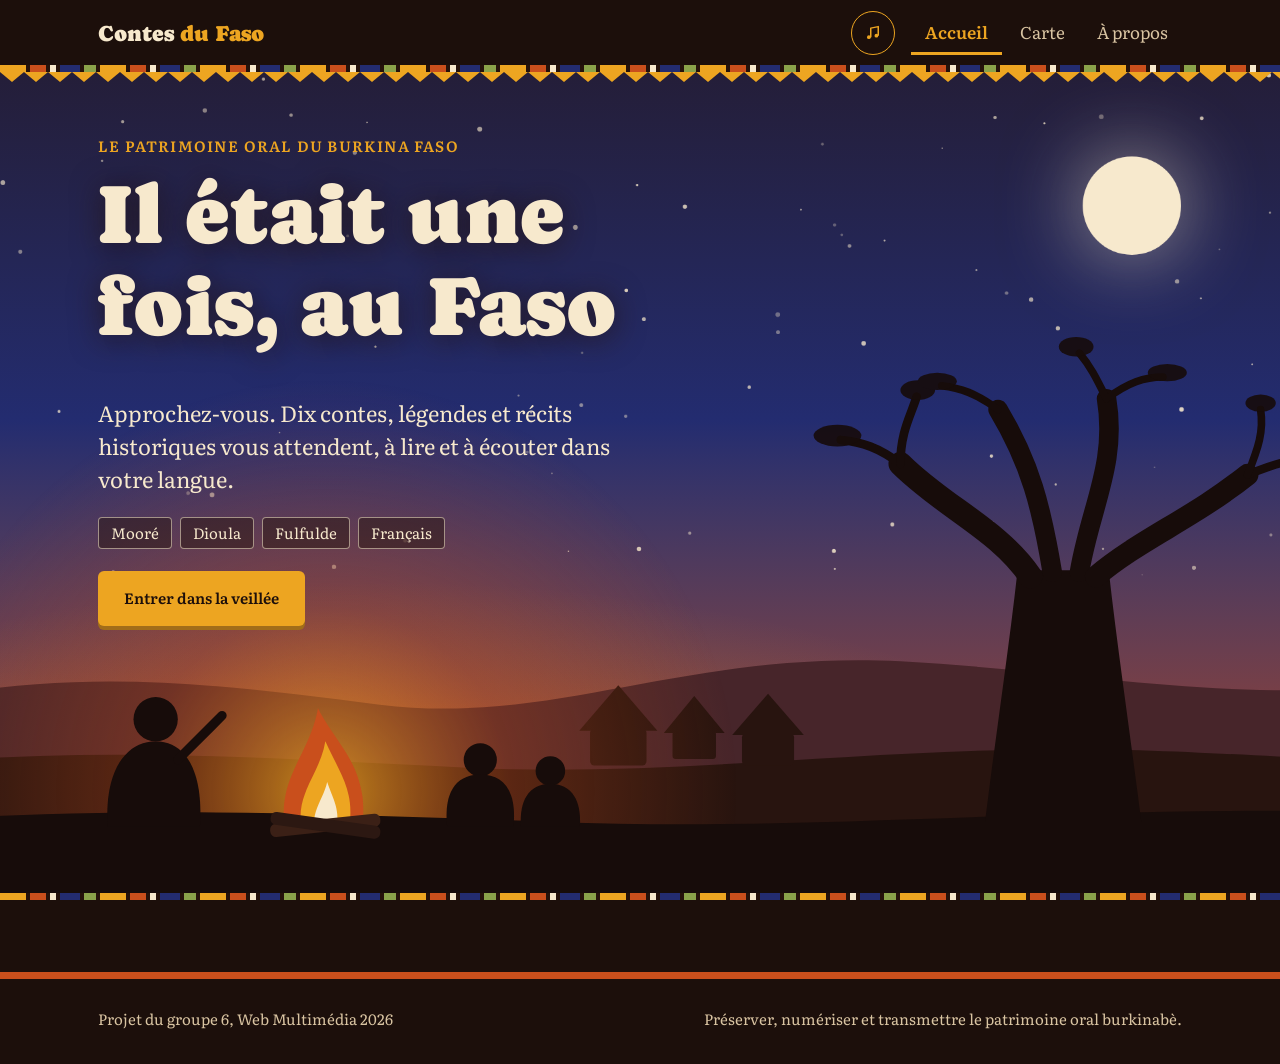
<file: index.html>
<!doctype html>
<html lang="fr">
<head>
  <meta charset="utf-8">
  <meta name="viewport" content="width=device-width, initial-scale=1, viewport-fit=cover">
  <title>Contes du Faso - Contes et légendes du Burkina Faso</title>
  <meta name="description" content="Parcourez le Burkina Faso sur une carte interactive et écoutez ses contes, légendes et récits historiques en mooré, dioula, fulfulde et français.">
  <link rel="icon" href="assets/icones/favicon.svg" type="image/svg+xml">
  <link rel="preconnect" href="https://fonts.googleapis.com">
  <link rel="preconnect" href="https://fonts.gstatic.com" crossorigin>
  <link href="https://fonts.googleapis.com/css2?family=Caprasimo&family=Literata:ital,opsz,wght@0,7..72,400;0,7..72,600;1,7..72,400&display=swap" rel="stylesheet">
  <link rel="stylesheet" href="css/style.css">
  <link rel="stylesheet" href="css/accueil.css">
</head>
<body>
  <header id="entete"></header>

  <main>
    <!-- Scène d'ouverture : la veillée sous le baobab -->
    <section class="hero" aria-labelledby="titre-hero">
      <div class="ciel" aria-hidden="true">
        <svg class="calque calque-etoiles" data-profondeur="6" viewBox="0 0 1440 600" preserveAspectRatio="xMidYMin slice">
          <g id="etoiles"></g>
          <circle class="lune" cx="1060" cy="120" r="34"/>
        </svg>

        <svg class="calque" data-profondeur="12" viewBox="0 0 1440 800" preserveAspectRatio="xMidYMax slice"><g transform="translate(0 200)">
          <path fill="#47252a" d="M0 430 C180 380 320 400 480 420 C640 440 760 370 960 380 C1140 390 1260 420 1440 400 V600 H0Z"/>
        </g></svg>

        <svg class="calque" data-profondeur="22" viewBox="0 0 1440 800" preserveAspectRatio="xMidYMax slice"><g transform="translate(0 200)">
          <g fill="#28140f">
            <path d="M0 480 C200 455 380 470 560 478 C760 488 960 455 1180 462 C1300 466 1380 474 1440 470 V600 H0Z"/>
            <!-- Cases rondes du village -->
            <g transform="translate(700 476)"><rect x="-26" y="-34" width="52" height="34" rx="4"/><path d="M-36 -32 L0 -74 L36 -32Z"/></g>
            <g transform="translate(770 470)"><rect x="-20" y="-26" width="40" height="26" rx="3"/><path d="M-28 -24 L0 -58 L28 -24Z"/></g>
            <g transform="translate(838 476)"><rect x="-24" y="-30" width="48" height="30" rx="4"/><path d="M-33 -28 L0 -66 L33 -28Z"/></g>
          </g>
        </g></svg>

        <svg class="calque calque-avant" data-profondeur="36" viewBox="0 0 1440 800" preserveAspectRatio="xMidYMax slice"><g transform="translate(0 200)">
          <defs>
            <radialGradient id="lueur" cx="0.5" cy="0.5" r="0.5">
              <stop offset="0" stop-color="#eda521" stop-opacity="0.8"/>
              <stop offset="0.45" stop-color="#c94f1c" stop-opacity="0.32"/>
              <stop offset="1" stop-color="#c94f1c" stop-opacity="0"/>
            </radialGradient>
          </defs>
          <circle class="lueur veillee" cx="430" cy="500" r="380" fill="url(#lueur)"/>
          <path fill="#170c0a" d="M0 530 C240 512 420 520 640 528 C900 538 1120 510 1440 520 V600 H0Z"/>

          <!-- Baobab -->
          <g transform="translate(1110 528)" fill="#170c0a" stroke="#170c0a" stroke-linecap="round">
            <path stroke="none" d="M-72 0 C-62 -80 -50 -160 -42 -232 L42 -232 C50 -160 62 -80 72 0Z"/>
            <g fill="none">
              <path stroke-width="22" d="M-30 -226 C-60 -270 -110 -290 -150 -330"/>
              <path stroke-width="18" d="M-10 -230 C-20 -290 -30 -330 -60 -380"/>
              <path stroke-width="18" d="M15 -230 C25 -290 50 -330 40 -390"/>
              <path stroke-width="20" d="M30 -226 C70 -260 120 -280 170 -320"/>
              <path stroke-width="8" d="M-150 -330 C-170 -345 -185 -350 -205 -352"/>
              <path stroke-width="8" d="M-150 -330 C-150 -360 -140 -375 -135 -392"/>
              <path stroke-width="7" d="M-60 -380 C-80 -395 -95 -400 -112 -402"/>
              <path stroke-width="7" d="M40 -390 C30 -410 25 -420 15 -432"/>
              <path stroke-width="7" d="M40 -390 C60 -405 75 -410 92 -410"/>
              <path stroke-width="8" d="M170 -320 C195 -330 210 -335 232 -334"/>
              <path stroke-width="7" d="M170 -320 C180 -345 185 -360 182 -380"/>
            </g>
            <g stroke="none" opacity="0.9">
              <ellipse cx="-208" cy="-356" rx="22" ry="10"/>
              <ellipse cx="-134" cy="-398" rx="16" ry="9"/>
              <ellipse cx="-116" cy="-406" rx="18" ry="8"/>
              <ellipse cx="12" cy="-438" rx="16" ry="9"/>
              <ellipse cx="96" cy="-414" rx="18" ry="8"/>
              <ellipse cx="238" cy="-338" rx="22" ry="10"/>
              <ellipse cx="182" cy="-386" rx="14" ry="8"/>
            </g>
          </g>

          <!-- Le feu et les auditeurs -->
          <g class="veillee" transform="translate(430 532) scale(1.7)">
            <g class="feu">
              <path class="flamme f1" fill="#c94f1c" d="M-22 0 C-26 -26 -8 -40 -4 -64 C6 -44 24 -32 20 0Z"/>
              <path class="flamme f2" fill="#eda521" d="M-13 0 C-16 -18 -3 -28 0 -46 C7 -30 16 -20 13 0Z"/>
              <path class="flamme f3" fill="#f7e9cd" d="M-6 0 C-7 -9 -1 -15 1 -24 C4 -15 8 -9 6 0Z"/>
            </g>
            <rect x="-30" y="-4" width="60" height="7" rx="3" fill="#3b2016" transform="rotate(-6)"/>
            <rect x="-30" y="-4" width="60" height="7" rx="3" fill="#2c1812" transform="rotate(8)"/>
            <g class="etincelles" fill="#eda521">
              <circle cx="-4" cy="-50" r="2"/>
              <circle cx="6" cy="-56" r="1.6"/>
              <circle cx="0" cy="-48" r="1.4"/>
              <circle cx="-8" cy="-54" r="1.2"/>
            </g>
            <!-- Le conteur et deux enfants -->
            <g fill="#170c0a">
              <circle cx="-92" cy="-58" r="12"/>
              <path d="M-118 0 C-120 -30 -108 -46 -92 -46 C-76 -46 -66 -30 -68 0Z"/>
              <path d="M-80 -36 L-56 -60" stroke="#170c0a" stroke-width="5" stroke-linecap="round"/>
              <circle cx="84" cy="-36" r="9"/>
              <path d="M66 0 C64 -20 72 -28 84 -28 C96 -28 104 -20 102 0Z"/>
              <circle cx="122" cy="-30" r="8"/>
              <path d="M106 0 C105 -16 112 -23 122 -23 C132 -23 139 -16 138 0Z"/>
            </g>
          </g>
        </g></svg>
      </div>

      <div class="conteneur hero-texte">
        <p class="hero-surtitre">Le patrimoine oral du Burkina Faso</p>
        <h1 id="titre-hero">Il était une fois, au Faso</h1>
        <p>Approchez-vous. Dix contes, légendes et récits historiques vous attendent, à lire et à écouter dans votre langue.</p>
        <ul class="hero-langues" aria-label="Langues des récits">
          <li>Mooré</li><li>Dioula</li><li>Fulfulde</li><li>Français</li>
        </ul>
        <div class="hero-actions">
          <a class="bouton" href="carte.html">Entrer dans la veillée</a>
        </div>
      </div>
      <div class="bande-tissee hero-bande" aria-hidden="true"></div>
    </section>
  </main>

  <footer id="pied"></footer>

  <script src="js/app.js"></script>
  <script src="js/accueil.js"></script>
</body>
</html>
</file>
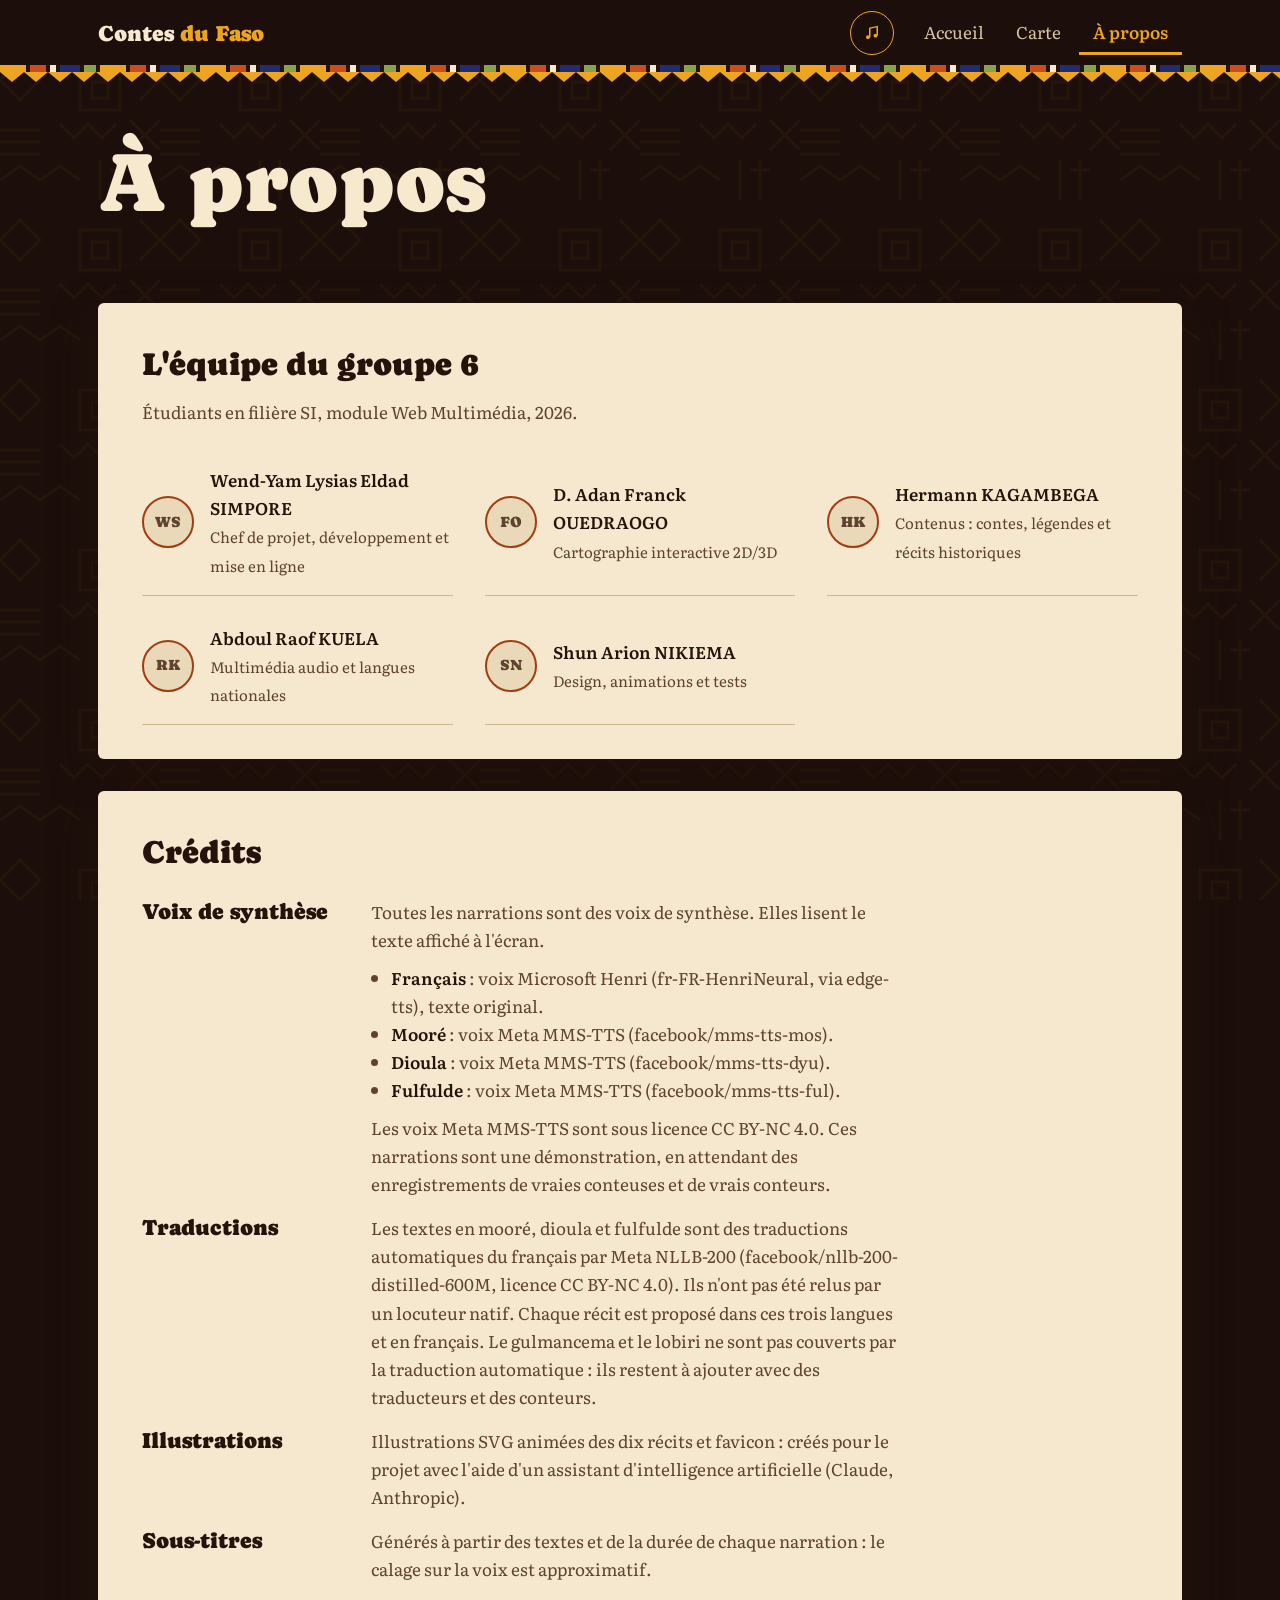
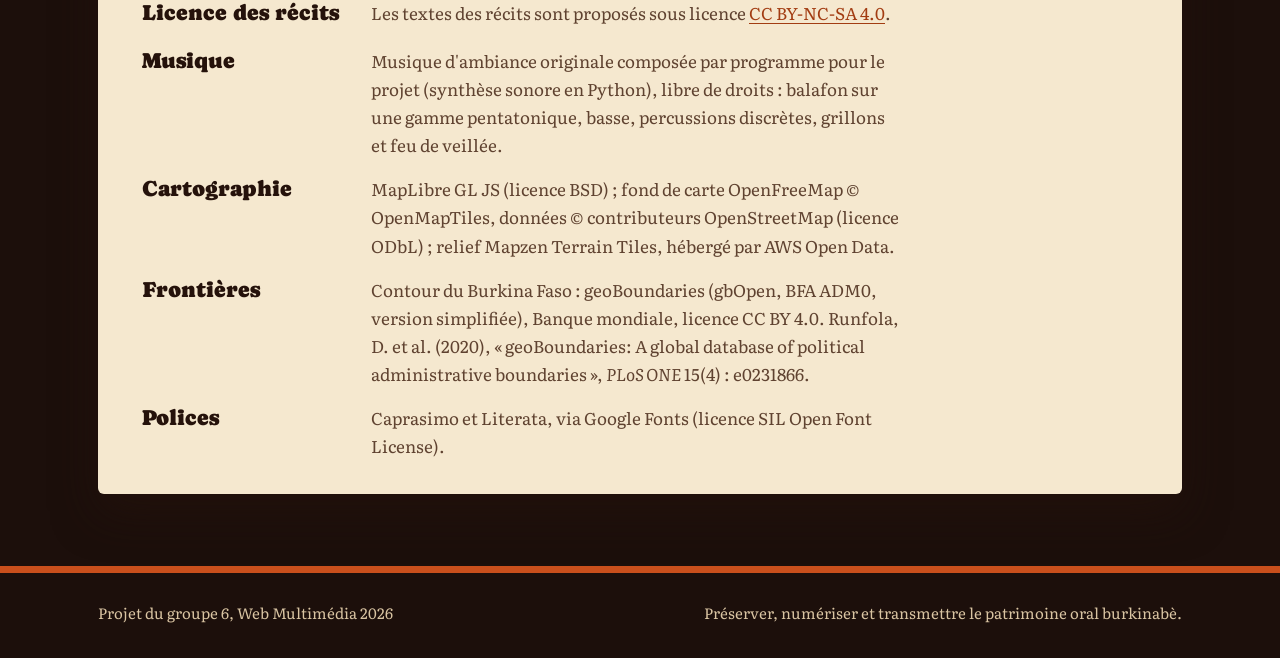
<file: apropos.html>
<!doctype html>
<html lang="fr">
<head>
  <meta charset="utf-8">
  <meta name="viewport" content="width=device-width, initial-scale=1, viewport-fit=cover">
  <title>À propos — Contes du Faso</title>
  <meta name="description" content="L'équipe du groupe 6, les crédits et les licences de la plateforme Contes du Faso.">
  <link rel="icon" href="assets/icones/favicon.svg" type="image/svg+xml">
  <link rel="preconnect" href="https://fonts.googleapis.com">
  <link rel="preconnect" href="https://fonts.gstatic.com" crossorigin>
  <link href="https://fonts.googleapis.com/css2?family=Caprasimo&family=Literata:ital,opsz,wght@0,7..72,400;0,7..72,600;1,7..72,400&display=swap" rel="stylesheet">
  <link rel="stylesheet" href="css/style.css">
  <link rel="stylesheet" href="css/apropos.css">
</head>
<body>
  <header id="entete"></header>

  <main class="conteneur">
    <div class="tete-page">
      <h1>À propos</h1>
    </div>

    <section class="equipe" aria-labelledby="titre-equipe">
      <h2 id="titre-equipe">L'équipe du groupe 6</h2>
      <p class="intro">Étudiants en filière SI, module Web Multimédia, 2026.</p>
      <ul class="membres">
        <li><span class="initiales">WS</span><div><strong>Wend-Yam Lysias Eldad SIMPORE</strong><span>Chef de projet, développement et mise en ligne</span></div></li>
        <li><span class="initiales">FO</span><div><strong>D. Adan Franck OUEDRAOGO</strong><span>Cartographie interactive 2D/3D</span></div></li>
        <li><span class="initiales">HK</span><div><strong>Hermann KAGAMBEGA</strong><span>Contenus : contes, légendes et récits historiques</span></div></li>
        <li><span class="initiales">RK</span><div><strong>Abdoul Raof KUELA</strong><span>Multimédia audio et langues nationales</span></div></li>
        <li><span class="initiales">SN</span><div><strong>Shun Arion NIKIEMA</strong><span>Design, animations et tests</span></div></li>
      </ul>
    </section>

    <section class="credits" aria-labelledby="titre-credits">
      <h2 id="titre-credits">Crédits</h2>
      <dl>
        <dt>Voix de synthèse</dt><dd>Toutes les narrations sont des voix de synthèse. Elles lisent le texte affiché à l'écran.
          <ul class="liste-langues">
            <li><strong>Français</strong> : voix Microsoft Henri (fr-FR-HenriNeural, via edge-tts), texte original.</li>
            <li><strong>Mooré</strong> : voix Meta MMS-TTS (facebook/mms-tts-mos).</li>
            <li><strong>Dioula</strong> : voix Meta MMS-TTS (facebook/mms-tts-dyu).</li>
            <li><strong>Fulfulde</strong> : voix Meta MMS-TTS (facebook/mms-tts-ful).</li>
          </ul>
          Les voix Meta MMS-TTS sont sous licence CC BY-NC 4.0. Ces narrations sont une démonstration, en attendant des enregistrements de vraies conteuses et de vrais conteurs.</dd>
        <dt>Traductions</dt><dd>Les textes en mooré, dioula et fulfulde sont des traductions automatiques du français par Meta NLLB-200 (facebook/nllb-200-distilled-600M, licence CC BY-NC 4.0). Ils n'ont pas été relus par un locuteur natif. Chaque récit est proposé dans ces trois langues et en français. Le gulmancema et le lobiri ne sont pas couverts par la traduction automatique : ils restent à ajouter avec des traducteurs et des conteurs.</dd>
        <dt>Illustrations</dt><dd>Illustrations SVG animées des dix récits et favicon : créés pour le projet avec l'aide d'un assistant d'intelligence artificielle (Claude, Anthropic).</dd>
        <dt>Sous-titres</dt><dd>Générés à partir des textes et de la durée de chaque narration : le calage sur la voix est approximatif.</dd>
        <dt>Licence des récits</dt><dd>Les textes des récits sont proposés sous licence <a href="https://creativecommons.org/licenses/by-nc-sa/4.0/deed.fr" target="_blank" rel="noopener">CC BY-NC-SA 4.0</a>.</dd>
        <dt>Musique</dt><dd>Musique d'ambiance originale composée par programme pour le projet (synthèse sonore en Python), libre de droits : balafon sur une gamme pentatonique, basse, percussions discrètes, grillons et feu de veillée.</dd>
        <dt>Cartographie</dt><dd>MapLibre GL JS (licence BSD) ; fond de carte OpenFreeMap © OpenMapTiles, données © contributeurs OpenStreetMap (licence ODbL) ; relief Mapzen Terrain Tiles, hébergé par AWS Open Data.</dd>
        <dt>Frontières</dt><dd>Contour du Burkina Faso : geoBoundaries (gbOpen, BFA ADM0, version simplifiée), Banque mondiale, licence CC BY 4.0. Runfola, D. et al. (2020), « geoBoundaries: A global database of political administrative boundaries », <i>PLoS ONE</i> 15(4) : e0231866.</dd>
        <dt>Polices</dt><dd>Caprasimo et Literata, via Google Fonts (licence SIL Open Font License).</dd>
      </dl>
    </section>
  </main>

  <footer id="pied"></footer>

  <script src="js/app.js"></script>
</body>
</html>
</file>
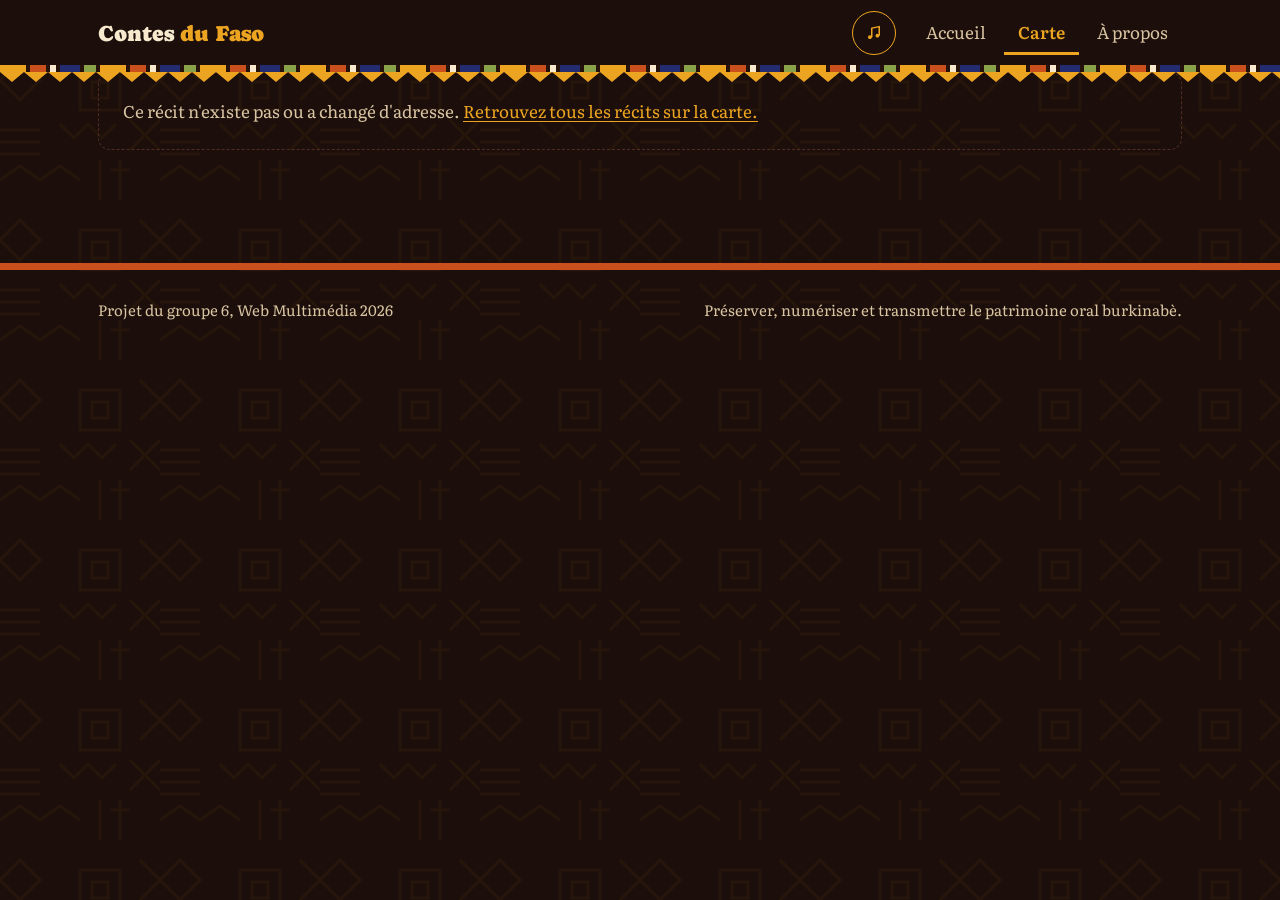
<file: conte.html>
<!doctype html>
<html lang="fr">
<head>
  <meta charset="utf-8">
  <meta name="viewport" content="width=device-width, initial-scale=1, viewport-fit=cover">
  <title>Récit — Contes du Faso</title>
  <meta name="description" content="Un conte, une légende ou un récit historique du Burkina Faso, à lire scène par scène et à écouter en français et en langues nationales.">
  <link rel="icon" href="assets/icones/favicon.svg" type="image/svg+xml">
  <link rel="preconnect" href="https://fonts.googleapis.com">
  <link rel="preconnect" href="https://fonts.gstatic.com" crossorigin>
  <link href="https://fonts.googleapis.com/css2?family=Caprasimo&family=Literata:ital,opsz,wght@0,7..72,400;0,7..72,600;1,7..72,400&display=swap" rel="stylesheet">
  <link rel="stylesheet" href="css/style.css">
  <link rel="stylesheet" href="css/conte.css">
</head>
<body>
  <header id="entete"></header>

  <main id="recit" class="recit">
    <p class="conteneur message">Chargement du récit…</p>
  </main>

  <footer id="pied"></footer>

  <script src="js/app.js"></script>
  <script src="js/conte.js"></script>
</body>
</html>
</file>
<file: css/style.css>
/* =========================================================
   Contes et Légendes du Burkina Faso — Groupe 6
   Charte graphique : la veillée tissée. La terre et le feu,
   les pagnes du Faso Dan Fani, les murs peints de Tiébélé.
   ========================================================= */

:root {
  /* Couleurs */
  --nuit: #1c0f0b;        /* terre dans la nuit : fond du site */
  --nuit-2: #2d1812;      /* surfaces */
  --nuit-3: #4f2d1f;      /* bordures, survols */
  --ecru: #f7e9cd;        /* coton écru : texte principal */
  --ecru-doux: #d9c4a2;   /* texte secondaire */
  --mil: #eda521;         /* or du mil, flamme : accent */
  --laterite: #c94f1c;    /* terre rouge : légendes */
  --karite: #8aa24a;      /* vert karité : récits historiques */
  --indigo: #232c70;      /* indigo des pagnes : le ciel */
  --coton: #f5e8cf;       /* la page du livre de contes */
  --encre: #25120b;       /* le texte sur le coton */
  --encre-douce: #5f4230;
  --laterite-fonce: #a23c12;
  --sable: #efe3c6;       /* carte : les pays voisins */
  --savane: #cdd49c;      /* carte : le Burkina */
  --eau: #a8cfd4;         /* carte : fleuves et lacs */
  --tronc: #5a3d26;       /* carte : frontière, relief, troncs */

  /* Motifs (des masques : leur couleur vient de background-color) */
  --motif-triangles: url("data:image/svg+xml,%3Csvg xmlns='http://www.w3.org/2000/svg' width='24' height='10'%3E%3Cpath d='M0 0h24L12 10z'/%3E%3C/svg%3E");
  --motif-bogolan: url("data:image/svg+xml,%3Csvg xmlns='http://www.w3.org/2000/svg' width='160' height='160' fill='none' stroke='%23000' stroke-width='3'%3E%3Cpath d='M0 20l20-14 20 14 20-14 20 14M100 0v40M120 0v40M110 10h20M20 60l20 20-20 20L0 80zM80 70h40v40H80zM92 82h16v16H92zM140 60l20 20-20 20M0 130h40M0 142h40M0 154h40M60 124l14 14 14-14 14 14 14-14M130 120l30 30M160 120l-30 30'/%3E%3C/svg%3E");

  /* Couleur par type de récit */
  --type-conte: var(--mil);
  --type-legende: var(--laterite);
  --type-historique: var(--karite);

  /* Typographie */
  --f-titre: "Caprasimo", Georgia, serif;
  --f-texte: "Literata", Georgia, serif;

  --t-xs: 0.8125rem;
  --t-s: 0.9375rem;
  --t-m: 1.0625rem;
  --t-l: 1.375rem;
  --t-xl: 2rem;
  --t-xxl: clamp(2.7rem, 6.6vw, 5.4rem);

  --gouttiere: clamp(16px, 4vw, 48px);
  --largeur: 1180px;
  --entete: 72px;
  --cible: 44px;          /* taille minimale d'une zone tactile */
}

/* Téléphone en paysage : l'en-tête prend moins de hauteur */
@media (max-height: 500px) and (orientation: landscape) {
  :root { --entete: 56px; }
}

*,
*::before,
*::after { box-sizing: border-box; }

html {
  scroll-behavior: smooth;
  -webkit-text-size-adjust: 100%; /* l'iPhone ne grossit pas le texte en paysage */
  text-size-adjust: 100%;
}

/* Pas de zoom au double toucher sur les commandes (taper vite « Scène suivante », par exemple) */
a, button, select, input, label, summary { touch-action: manipulation; }

body {
  margin: 0;
  background: var(--nuit);
  color: var(--ecru);
  font-family: var(--f-texte);
  font-size: var(--t-m);
  line-height: 1.65;
  -webkit-font-smoothing: antialiased;
}
/* Trame discrète façon bogolan, sur tout le fond du site */
body::before {
  content: "";
  position: fixed;
  inset: 0;
  z-index: -1;
  background: var(--mil);
  opacity: 0.045;
  -webkit-mask: var(--motif-bogolan);
  mask: var(--motif-bogolan);
  pointer-events: none;
}

/* La page du livre de contes : les couleurs s'inversent à l'intérieur */
.coton, .scene-texte, .fiche-texte, .texte-complet, .morale, .quiz, .maplibregl-popup-content, .equipe, .credits, .disposition-carte {
  --nuit: var(--coton);
  --nuit-2: #ead9b8;
  --nuit-3: #cdb68d;
  --ecru: var(--encre);
  --ecru-doux: var(--encre-douce);
  --mil: var(--laterite-fonce);
  background: var(--coton);
  color: var(--encre);
}

img, svg { display: block; max-width: 100%; }

a { color: var(--mil); text-underline-offset: 3px; }
a:hover { color: var(--ecru); }

h1, h2, h3 {
  font-family: var(--f-titre);
  font-weight: 400;
  line-height: 1.1;
  margin: 0 0 0.5em;
}
h1 { font-size: var(--t-xxl); }
h2 { font-size: var(--t-xl); }
h3 { font-size: var(--t-l); }

p { margin: 0 0 1em; }

:focus-visible {
  outline: 3px solid var(--mil);
  outline-offset: 3px;
  border-radius: 4px;
}

.visuellement-cache {
  position: absolute !important;
  width: 1px; height: 1px;
  overflow: hidden; clip: rect(0 0 0 0);
  white-space: nowrap;
}

.conteneur {
  width: 100%;
  max-width: var(--largeur);
  margin: 0 auto;
  /* env(safe-area-inset-*) : on reste hors des encoches (viewport-fit=cover) */
  padding: 0 max(var(--gouttiere), env(safe-area-inset-right)) 0 max(var(--gouttiere), env(safe-area-inset-left));
}

/* ---------- En-tête ---------- */
.entete {
  position: sticky;
  top: 0;
  z-index: 50;
  height: var(--entete);
  background: var(--nuit);
}
/* Bande tissée façon Faso Dan Fani, signature du site */
.entete::after,
.bande-tissee {
  content: "";
  display: block;
  height: 7px;
  background: repeating-linear-gradient(
    90deg,
    var(--mil) 0 26px,
    var(--encre) 26px 30px,
    var(--laterite) 30px 46px,
    var(--encre) 46px 50px,
    var(--ecru) 50px 56px,
    var(--encre) 56px 60px,
    var(--indigo) 60px 80px,
    var(--encre) 80px 84px,
    var(--karite) 84px 96px,
    var(--encre) 96px 100px
  );
}
.entete::after { position: absolute; left: 0; right: 0; bottom: 0; }
/* Sous la bande, des triangles comme sur les murs peints de Tiébélé */
.entete::before {
  content: "";
  position: absolute;
  left: 0;
  right: 0;
  top: 100%;
  height: 10px;
  background: var(--mil);
  -webkit-mask: var(--motif-triangles) repeat-x;
  mask: var(--motif-triangles) repeat-x;
  pointer-events: none;
}
.entete .conteneur {
  height: calc(100% - 7px);
  display: flex;
  align-items: center;
  justify-content: space-between;
  gap: 16px;
}
.logo {
  display: inline-block; /* pas de flex : l'espace avant « du Faso » serait supprimé */
  line-height: var(--cible);
  font-family: var(--f-titre);
  font-size: 1.4rem;
  color: var(--ecru);
  text-decoration: none;
  white-space: nowrap;
}
.logo span { color: var(--mil); }
.entete .logo { margin-right: auto; }

/* Musique d'ambiance : petit bouton rond, discret */
.bouton-musique {
  flex: none;
  display: inline-flex;
  align-items: center;
  justify-content: center;
  width: var(--cible);
  height: var(--cible);
  padding: 0;
  background: none;
  border: 1px solid var(--nuit-3);
  border-radius: 50%;
  color: var(--ecru-doux);
  cursor: pointer;
}
.bouton-musique[hidden] { display: none; }
.bouton-musique:hover { color: var(--ecru); background: var(--nuit-2); }
.bouton-musique[aria-pressed="true"] { color: var(--mil); border-color: var(--mil); }
.bouton-musique[aria-pressed="true"] .barre { display: none; }

.nav { display: flex; gap: 4px; }
.nav a {
  display: inline-flex;
  align-items: center;
  min-height: var(--cible);
  color: var(--ecru-doux);
  text-decoration: none;
  font-size: var(--t-m);
  padding: 0 14px;
  box-shadow: inset 0 0 0 transparent;
  transition: box-shadow 0.2s ease, color 0.2s ease;
}
.nav a:hover { color: var(--ecru); box-shadow: inset 0 -3px 0 var(--nuit-3); }
.nav a[aria-current="page"] { color: var(--mil); font-weight: 600; box-shadow: inset 0 -3px 0 var(--mil); }

.bouton-menu {
  display: none;
  min-width: var(--cible);
  min-height: var(--cible);
  background: none;
  border: 1px solid var(--nuit-3);
  color: var(--ecru);
  border-radius: 8px;
  padding: 0 14px;
  font: inherit;
  font-size: var(--t-s);
  cursor: pointer;
}

@media (max-width: 760px) {
  .bouton-menu { display: block; }
  .nav {
    position: absolute;
    top: var(--entete);
    left: 0; right: 0;
    flex-direction: column;
    background: var(--nuit);
    padding: 8px max(var(--gouttiere), env(safe-area-inset-right)) 16px max(var(--gouttiere), env(safe-area-inset-left));
    max-height: calc(100svh - var(--entete));
    overflow-y: auto;
    border-bottom: 1px solid var(--nuit-3);
    display: none;
  }
  .nav.ouvert { display: flex; }
  .nav a { padding: 0 12px; min-height: 48px; }
}

/* ---------- Boutons ---------- */
.bouton {
  display: inline-flex;
  align-items: center;
  gap: 8px;
  font: inherit;
  font-size: var(--t-s);
  font-weight: 600;
  padding: 13px 24px;
  border-radius: 6px;
  border: 2px solid transparent;
  background: var(--mil);
  color: var(--nuit);
  text-decoration: none;
  cursor: pointer;
  box-shadow: 0 4px 0 color-mix(in srgb, var(--mil) 62%, var(--encre));
  transition: transform 0.12s ease, box-shadow 0.12s ease, background 0.2s ease, color 0.2s ease;
}
.bouton:hover { background: var(--ecru); color: var(--nuit); }
.bouton:active { transform: translateY(3px); box-shadow: 0 1px 0 color-mix(in srgb, var(--mil) 62%, var(--encre)); }
.bouton.secondaire {
  background: transparent;
  color: var(--ecru);
  border-color: var(--ecru-doux);
  box-shadow: none;
}
.bouton.secondaire:active { transform: translateY(1px); box-shadow: none; }
.bouton.secondaire:hover { border-color: var(--ecru); background: var(--nuit-2); }
.bouton:disabled { opacity: 0.4; cursor: default; }

/* ---------- Pastille de type ---------- */
.type {
  display: inline-flex;
  align-items: center;
  gap: 6px;
  font-size: var(--t-xs);
  color: var(--ecru-doux);
}
.type::before {
  content: "";
  width: 10px; height: 10px;
  border-radius: 50%;
  background: var(--c, var(--mil));
}
.type[data-type="conte"] { --c: var(--type-conte); }
.type[data-type="legende"] { --c: var(--type-legende); }
.type[data-type="historique"] { --c: var(--type-historique); }

/* ---------- Pied de page ---------- */
.pied {
  margin-top: 72px;
  padding: 28px 0 calc(32px + env(safe-area-inset-bottom));
  border-top: 7px solid var(--laterite);
  color: var(--ecru-doux);
  font-size: var(--t-s);
}
.pied .conteneur {
  display: flex;
  flex-wrap: wrap;
  justify-content: space-between;
  gap: 12px;
}
.pied p { margin: 0; }

/* ---------- Pages intérieures ---------- */
.tete-page {
  padding: 64px 0 32px;
  max-width: 720px;
}
.tete-page p { color: var(--ecru-doux); font-size: var(--t-l); line-height: 1.5; }

/* ---------- Champs ---------- */
.champ, select.champ {
  font: inherit;
  font-size: 1rem; /* 16 px minimum : sinon l'iPhone zoome en touchant le champ */
  min-height: var(--cible);
  color: var(--ecru);
  background: var(--nuit-2);
  border: 1px solid var(--nuit-3);
  border-radius: 10px;
  padding: 10px 14px;
}
.champ::placeholder { color: var(--ecru-doux); }

/* ---------- Message d'erreur / vide ---------- */
.message {
  padding: 24px;
  border: 1px dashed var(--nuit-3);
  border-radius: 12px;
  color: var(--ecru-doux);
}

@media (prefers-reduced-motion: reduce) {
  *, *::before, *::after {
    animation-duration: 0.01ms !important;
    animation-iteration-count: 1 !important;
    animation-delay: 0s !important; /* pas d'apparition retardée non plus */
    transition-duration: 0.01ms !important;
    scroll-behavior: auto !important;
  }
}
</file>
<file: css/accueil.css>
/* ---------- Scène d'ouverture ---------- */
.hero {
  position: relative;
  min-height: calc(100svh - var(--entete));
  min-height: max(560px, calc(100svh - var(--entete)));
  display: flex;
  align-items: flex-start;
  overflow: hidden;
  background:
    radial-gradient(90% 55% at var(--foyer, 30%) 100%, color-mix(in srgb, var(--mil) 42%, transparent), transparent 70%),
    linear-gradient(180deg, color-mix(in srgb, var(--indigo) 45%, var(--encre)) 0%, var(--indigo) 42%, color-mix(in srgb, var(--laterite) 55%, var(--indigo)) 78%, var(--laterite) 100%);
}

.ciel { position: absolute; inset: 0; }

.calque {
  position: absolute;
  inset: -40px -40px 0;
  width: calc(100% + 80px);
  height: calc(100% + 40px);
  max-width: none;
  will-change: transform;
}

.calque-etoiles circle { fill: var(--ecru); }
.etoile {
  opacity: 0;
  animation: apparition 1.6s ease-out forwards, scintille 4s ease-in-out infinite;
}
.lune {
  fill: var(--ecru) !important;
  filter: drop-shadow(0 0 28px color-mix(in srgb, var(--ecru) 60%, transparent));
}

@keyframes apparition { to { opacity: var(--o, 0.8); } }
@keyframes scintille {
  0%, 100% { transform: translateY(0); }
  50% { opacity: calc(var(--o, 0.8) * 0.35); }
}

/* Le feu vacille : seul mouvement continu de la page */
.f1 { animation: vacille 1.3s ease-in-out infinite; }
.f2 { animation: vacille 0.9s ease-in-out infinite reverse; }
.f3 { animation: vacille 0.7s ease-in-out infinite; }
.flamme { transform-origin: bottom center; transform-box: fill-box; }
@keyframes vacille {
  0%, 100% { transform: scale(1, 1) skewX(0deg); }
  30% { transform: scale(0.94, 1.08) skewX(2deg); }
  60% { transform: scale(1.05, 0.92) skewX(-3deg); }
}
.lueur { animation: respire 2.4s ease-in-out infinite; transform-origin: center; transform-box: fill-box; }
@keyframes respire { 50% { opacity: 0.75; transform: scale(0.96); } }

.etincelles circle {
  transform-box: fill-box;
  animation: monte 2.2s linear infinite;
  opacity: 0;
}
.etincelles circle:nth-child(2) { animation-delay: 0.6s; }
.etincelles circle:nth-child(3) { animation-delay: 1.1s; }
.etincelles circle:nth-child(4) { animation-delay: 1.7s; }
@keyframes monte {
  0% { opacity: 0; transform: translate(0, 0); }
  15% { opacity: 1; }
  100% { opacity: 0; transform: translate(14px, -90px); }
}

/* Texte d'ouverture : il apparaît une fois les étoiles allumées */
.hero-texte {
  position: relative;
  z-index: 2;
  padding-top: clamp(40px, 7svh, 140px);
  max-width: var(--largeur);
}
.hero-texte h1 {
  max-width: 12ch;
  text-shadow: 0 3px 30px color-mix(in srgb, var(--encre) 70%, transparent);
  color: var(--ecru);
  opacity: 0;
  transform: translateY(12px);
  animation: leve 1s ease-out 0.5s forwards;
}
.hero-texte p {
  max-width: 34rem;
  font-size: var(--t-l);
  line-height: 1.5;
  color: var(--ecru);
  opacity: 0;
  animation: leve 1s ease-out 0.9s forwards;
}
.hero-actions {
  display: flex;
  flex-wrap: wrap;
  gap: 12px;
  margin-top: 8px;
  opacity: 0;
  animation: leve 1s ease-out 1.2s forwards;
}
@keyframes leve { to { opacity: 1; transform: none; } }

.hero-texte .hero-surtitre {
  font-size: var(--t-s);
  font-weight: 600;
  letter-spacing: 0.08em;
  text-transform: uppercase;
  color: var(--mil);
  margin-bottom: 10px;
  animation-delay: 0.3s;
}
.hero-langues {
  list-style: none;
  display: flex;
  flex-wrap: wrap;
  gap: 8px;
  margin: 0 0 22px;
  padding: 0;
  opacity: 0;
  animation: leve 1s ease-out 1.05s forwards;
}
.hero-langues li {
  padding: 3px 12px;
  border: 1px solid color-mix(in srgb, var(--ecru) 55%, transparent);
  border-radius: 4px;
  background: color-mix(in srgb, var(--encre) 45%, transparent);
  font-size: var(--t-s);
  color: var(--ecru);
}
.hero-bande { position: absolute; left: 0; right: 0; bottom: 0; z-index: 3; }

/* Téléphone en paysage : la scène tient dans l'écran, le texte reste au-dessus du feu */
@media (max-height: 500px) and (orientation: landscape) {
  .hero { min-height: calc(100svh - var(--entete)); }
  .hero-texte { padding-top: 16px; }
  .hero-texte h1 { font-size: 1.9rem; max-width: none; margin-bottom: 6px; }
  .hero-surtitre, .hero-langues { display: none !important; }
  .hero-texte p { font-size: var(--t-s); max-width: 30rem; margin-bottom: 8px; }
}

/* Écran large mais bas : le texte descend jusqu'au sol, la veillée se décale à sa droite */
@media (min-width: 1101px) and (max-height: 860px) {
  .hero { --foyer: 47%; }
  .veillee { translate: 240px 0; }
}

/* Téléphone : le texte laisse le griot visible au-dessus du sol */
@media (max-width: 420px) and (max-height: 800px) {
  .hero-langues { gap: 6px; margin-bottom: 14px; }
  .hero-langues li { padding: 3px 8px; }
}
@media (max-width: 760px) and (max-height: 700px) {
  .hero-texte .hero-surtitre { display: none; }
}

/* Sur téléphone et tablette en portrait, on recadre le paysage sur le feu et le conteur */
@media (max-width: 760px), (orientation: portrait) and (max-width: 1100px) {
  .hero-texte { padding-top: clamp(32px, 6svh, 56px); }
  .calque:not(.calque-etoiles) {
    left: -150px;
    right: auto;
    width: calc(100% + 190px);
  }
}
</file>
<file: css/apropos.css>
/* ---------- Équipe et crédits ---------- */
.equipe, .credits {
  position: relative;
  border-radius: 6px;
  padding: clamp(30px, 4vw, 44px) clamp(20px, 4vw, 44px) clamp(22px, 3vw, 34px);
  box-shadow: 0 18px 44px color-mix(in srgb, var(--encre) 60%, transparent);
}
.credits { margin-top: 32px; }
.equipe .intro { color: var(--ecru-doux); }

.membres {
  list-style: none;
  margin: 24px 0 0;
  padding: 0;
  display: grid;
  grid-template-columns: repeat(auto-fill, minmax(300px, 1fr));
  gap: 12px 32px;
}
.membres li {
  display: flex;
  align-items: center;
  gap: 16px;
  padding: 16px 0;
  border-bottom: 1px solid var(--nuit-3);
}
.initiales {
  flex: none;
  width: 52px;
  height: 52px;
  border-radius: 50%;
  display: grid;
  place-items: center;
  font-family: var(--f-titre);
  font-size: 1.15rem;
  background: var(--nuit-2);
  border: 2px solid var(--mil);
  color: var(--ecru);
}
.membres strong { display: block; font-weight: 600; }
.membres span { color: var(--ecru-doux); font-size: var(--t-s); }

.credits dl {
  display: grid;
  grid-template-columns: max-content minmax(0, 1fr);
  gap: 12px 32px;
  margin: 24px 0 0;
  max-width: 760px;
}
.credits dt { font-family: var(--f-titre); font-size: var(--t-l); }
.credits dd { margin: 0; color: var(--ecru-doux); padding-top: 4px; }
.credits .liste-langues { margin: 10px 0; padding-left: 1.2em; }
.credits .liste-langues strong { color: var(--ecru); font-weight: 600; }

@media (max-width: 760px) {
  .credits dl { grid-template-columns: 1fr; gap: 4px; }
  .credits dd { margin-bottom: 12px; }
}
</file>
<file: css/conte.css>
/* ---------- Lecture immersive ---------- */
.recit { padding-bottom: 24px; }

.recit-tete { padding-top: 40px; padding-bottom: 24px; }
.recit-tete .meta {
  display: flex;
  flex-wrap: wrap;
  gap: 8px 18px;
  font-size: var(--t-xs);
  color: var(--ecru-doux);
  margin-bottom: 12px;
}
.recit-tete h1 { font-size: clamp(2.1rem, 5vw, 3.6rem); max-width: 20ch; }
.retour { display: inline-flex; align-items: center; min-height: var(--cible); font-size: var(--t-s); }

/* La scène : illustration + texte */
.scene {
  touch-action: pan-y; /* le balayage horizontal change de scène, le défilement vertical reste libre */
  display: grid;
  grid-template-columns: minmax(0, 7fr) minmax(0, 5fr);
  gap: clamp(24px, 4vw, 56px);
  align-items: start;
  min-height: 56svh;
}
.scene-visuel {
  position: relative;
  border-radius: 8px;
  box-shadow: 0 0 0 3px var(--mil), 0 0 0 6px var(--nuit), 0 0 0 8px var(--laterite), 0 24px 60px color-mix(in srgb, var(--laterite) 30%, transparent);
  overflow: hidden;
  aspect-ratio: 4 / 3;
  background: var(--nuit-2);
}
.scene-visuel > svg,
.scene-visuel > img {
  position: absolute;
  inset: -4%;
  width: 108%;
  height: 108%;
  max-width: none;
  object-fit: cover;
  transition: transform 6s ease-out;
}
.scene.entree .scene-visuel > svg,
.scene.entree .scene-visuel > img { transform: scale(1.06) translateX(-1.5%); }

/* Parallaxe des calques (--px et --py vont de -0.5 à 0.5, réglés par conte.js) */
.scene-visuel { --px: 0; --py: 0; }
.scene-visuel .calque-fond,
.scene-visuel .calque-decor,
.scene-visuel .calque-personnages { transition: transform 0.5s ease-out; }
.scene-visuel .calque-fond { transform: translate(calc(var(--px) * -6px), calc(var(--py) * -4px)); }
.scene-visuel .calque-decor { transform: translate(calc(var(--px) * -14px), calc(var(--py) * -8px)); }
.scene-visuel .calque-personnages { transform: translate(calc(var(--px) * -26px), calc(var(--py) * -12px)); }

/* Animations en boucle des illustrations (classes anime-* des SVG) */
.scene-visuel [class*="anime-"] { transform-box: fill-box; transform-origin: center; }
.scene-visuel .anime-flamme { transform-origin: 50% 100%; animation: vaciller 0.9s ease-in-out infinite alternate; }
.scene-visuel .anime-lueur { animation: pulser 4s ease-in-out infinite alternate; }
.scene-visuel .anime-scintille circle { animation: scintiller 3s ease-in-out infinite; }
.scene-visuel .anime-scintille circle:nth-child(3n) { animation-delay: -1s; }
.scene-visuel .anime-scintille circle:nth-child(3n + 1) { animation-delay: -2s; }
.scene-visuel .anime-vol { animation: voler 24s linear infinite; }
.scene-visuel .anime-vol path { transform-box: fill-box; transform-origin: center; animation: battre 0.5s ease-in-out infinite alternate; }
.scene-visuel .anime-plane { animation: planer 14s ease-in-out infinite; }
.scene-visuel .anime-vent,
.scene-visuel .anime-queue { transform-origin: 50% 100%; animation: balancer 3s ease-in-out infinite alternate; }
.scene-visuel .anime-queue { animation-duration: 0.7s; }
.scene-visuel .anime-poussiere { animation: poussiere 3s ease-out infinite; }
.scene-visuel .anime-onde { animation: onde 4s ease-out infinite; }
.scene-visuel .anime-reflet { animation: reflet 3s ease-in-out infinite alternate; }
.scene-visuel .anime-nage { animation: nager 7s ease-in-out infinite alternate; }
.scene-visuel .anime-bulle { animation: bulle 4s ease-in infinite; }
.scene-visuel .anime-galop { animation: galoper 0.45s ease-in-out infinite alternate; }
.scene-visuel .anime-flotte { transform-origin: 100% 50%; animation: flotter 0.5s ease-in-out infinite alternate; }
.scene-visuel .anime-ronfle { animation: ronfler 3s ease-out infinite; }
.scene-visuel .anime-tombe { animation: tomber 1.4s ease-in infinite; }
.scene-visuel .anime-guette { animation: guetter 5s ease-in-out infinite; }
.scene-visuel .anime-sautille { animation: sautiller 0.6s ease-in-out infinite alternate; }
/* Couvertures des fiches */
.scene-visuel .anime-descend { animation: descendre 6s ease-in-out infinite alternate; }
.scene-visuel .anime-etendard { transform-origin: 0% 50%; animation: flotter 0.8s ease-in-out infinite alternate; }
.scene-visuel .anime-allonge { transform-origin: 0% 50%; animation: allonger 9s ease-in-out infinite alternate; }
.scene-visuel .anime-balaye { animation: balayer 8s ease-in-out infinite; }

@keyframes vaciller { from { transform: scale(1, 1); } to { transform: scale(0.92, 1.12); } }
@keyframes pulser { from { opacity: 0.7; } to { opacity: 1; } }
@keyframes scintiller { 0%, 100% { opacity: 1; } 50% { opacity: 0.25; } }
@keyframes voler { from { transform: translateX(-560px); } to { transform: translateX(560px); } }
@keyframes battre { from { transform: scaleY(1); } to { transform: scaleY(0.4); } }
@keyframes planer { 0%, 100% { transform: translate(0, 0); } 25% { transform: translate(60px, 16px); } 50% { transform: translate(120px, 0); } 75% { transform: translate(60px, -16px); } }
@keyframes balancer { from { transform: rotate(-4deg); } to { transform: rotate(5deg); } }
@keyframes poussiere { 0% { transform: translate(0, 0); opacity: 0; } 30% { opacity: 1; } 100% { transform: translate(-36px, -22px); opacity: 0; } }
@keyframes onde { 0% { transform: scale(0.4); opacity: 0; } 30% { opacity: 1; } 100% { transform: scale(1.35); opacity: 0; } }
@keyframes reflet { from { transform: translateX(-6px); } to { transform: translateX(6px); } }
@keyframes nager { from { transform: translate(-20px, 2px); } to { transform: translate(20px, -2px); } }
@keyframes bulle { 0% { transform: translateY(0); opacity: 0; } 20% { opacity: 0.8; } 100% { transform: translateY(-160px); opacity: 0; } }
@keyframes galoper { from { transform: translateY(0); } to { transform: translateY(-7px); } }
@keyframes flotter { from { transform: rotate(-5deg); } to { transform: rotate(4deg); } }
@keyframes ronfler { 0% { transform: translate(0, 0); opacity: 0; } 30% { opacity: 1; } 100% { transform: translate(12px, -30px); opacity: 0; } }
@keyframes tomber { 0% { transform: translateY(0); opacity: 1; } 100% { transform: translateY(70px); opacity: 0; } }
@keyframes guetter { 0%, 35%, 100% { transform: translateY(0); } 50%, 80% { transform: translateY(18px); } }
@keyframes sautiller { from { transform: translateY(0); } to { transform: translateY(-8px); } }
@keyframes descendre { from { transform: translateY(-16px); } to { transform: translateY(14px); } }
@keyframes allonger { from { transform: scaleX(0.7); opacity: 0.6; } to { transform: scaleX(1.3); opacity: 1; } }
@keyframes balayer { from { transform: translateX(0); } to { transform: translateX(1100px); } }

@media (prefers-reduced-motion: reduce) {
  .scene-visuel [class*="anime-"],
  .scene-visuel [class*="anime-"] * { animation: none !important; }
  .scene-visuel .calque-fond,
  .scene-visuel .calque-decor,
  .scene-visuel .calque-personnages { transform: none !important; }
}

/* La page du livre : une bande tissée en tête, une lettrine pour commencer */
.scene-texte, .fiche-texte, .texte-complet {
  position: relative;
  border-radius: 6px;
  padding: clamp(26px, 3vw, 36px) clamp(20px, 3vw, 34px) clamp(20px, 3vw, 30px);
  box-shadow: 0 18px 44px color-mix(in srgb, var(--encre) 60%, transparent);
}
.scene-texte::before, .fiche-texte::before, .texte-complet::before, .morale::before, .quiz::before,
.equipe::before, .credits::before {
  content: "";
  position: absolute;
  left: 0;
  right: 0;
  top: 0;
  height: 8px;
  border-radius: 6px 6px 0 0;
  background: repeating-linear-gradient(90deg, var(--laterite) 0 26px, var(--encre) 26px 30px, #eda521 30px 46px, var(--encre) 46px 50px, var(--indigo) 50px 72px, var(--encre) 72px 76px);
}
#scene-paragraphe::first-letter,
#texte-recit > p:first-child::first-letter {
  float: left;
  font-family: var(--f-titre);
  font-size: 3.1em;
  line-height: 0.85;
  padding: 0.07em 0.1em 0 0;
  color: var(--laterite-fonce);
}
.scene-texte { max-width: 36rem; }
.scene-etape { color: var(--mil); font-size: var(--t-s); font-weight: 600; margin-bottom: 6px; }
.scene-texte h2 { font-size: var(--t-xl); }
.scene-texte p { font-size: var(--t-l); line-height: 1.6; }

.scene-texte, .scene-visuel { transition: opacity 0.45s ease, transform 0.45s ease; }
.scene.sortie .scene-texte,
.scene.sortie .scene-visuel { opacity: 0; transform: translateY(8px); }

/* Navigation entre scènes */
.navigation-scenes {
  display: flex;
  flex-wrap: wrap;
  align-items: center;
  justify-content: space-between;
  gap: 16px;
  margin-top: 32px;
}
/* Chaque point est une zone tactile de 44 px ; la barre visible est dessinée par ::before */
.points { display: flex; gap: 0; }
.points button {
  width: var(--cible);
  height: var(--cible);
  border: 0;
  padding: 0;
  background: none;
  cursor: pointer;
  display: grid;
  place-items: center;
}
.points button::before {
  content: "";
  width: 34px;
  height: 6px;
  border-radius: 2px;
  background: var(--nuit-3);
}
.points button[aria-current="step"]::before { background: var(--mil); }
.points button.lu::before { background: var(--ecru-doux); }
.aide-balayage { display: none; flex-basis: 100%; margin: 0; font-size: var(--t-xs); color: var(--ecru-doux); }
@media (pointer: coarse) { .aide-balayage { display: block; } }
.navigation-scenes .boutons { display: flex; gap: 10px; }

/* Morale de fin */
.morale {
  position: relative;
  margin: 48px 0 0;
  padding: 36px clamp(20px, 4vw, 48px) 32px;
  border-radius: 6px;
}
.morale h2 { font-size: var(--t-l); color: var(--mil); margin-bottom: 8px; }
.morale p { font-family: var(--f-titre); font-size: clamp(1.5rem, 3vw, 2.1rem); line-height: 1.25; margin-bottom: 24px; }
.morale .boutons { display: flex; flex-wrap: wrap; gap: 10px; }

/* Choix au milieu du récit */
.choix {
  margin-top: 20px;
  padding: 18px 20px;
  border-radius: 16px;
  background: var(--nuit-2);
  border: 1px solid var(--nuit-3);
}
.scene-texte .choix-question { font-family: var(--f-titre); font-size: var(--t-l); line-height: 1.3; margin-bottom: 14px; }
.choix-options,
.quiz-options { display: flex; flex-wrap: wrap; gap: 10px; }
.choix-options .bouton[aria-pressed="true"] { border-color: var(--mil); color: var(--mil); }
.scene-texte .choix-reponse { font-size: var(--t-m); line-height: 1.55; margin: 14px 0 0; }
.scene-texte .choix-reponse.consigne { font-size: var(--t-s); color: var(--ecru-doux); }

/* Quiz de fin */
.quiz {
  position: relative;
  margin-top: 24px;
  padding: 36px clamp(20px, 4vw, 48px) 32px;
  border-radius: 6px;
}
.quiz h2 { font-size: var(--t-l); color: var(--mil); margin-bottom: 8px; }
.quiz-etape { font-size: var(--t-s); color: var(--ecru-doux); margin-bottom: 4px; }
.quiz-question { font-family: var(--f-titre); font-size: clamp(1.3rem, 2.6vw, 1.75rem); line-height: 1.3; }
.quiz-options .bouton { text-align: left; }
.quiz-options .bouton:disabled { opacity: 0.5; }
.quiz-options .bouton:disabled:hover { background: transparent; border-color: var(--ecru-doux); }
/* Bonne réponse : bordure verte épaisse (texte écru sur fond sombre, contraste AA) */
.quiz-options .bouton.juste,
.quiz-options .bouton.juste:hover { opacity: 1; background: var(--nuit-2); border: 2px solid var(--karite); color: var(--ecru); }
.quiz-options .bouton.faux,
.quiz-options .bouton.faux:hover { opacity: 1; background: transparent; border: 2px solid var(--laterite); color: var(--ecru); }
.quiz-options .marque { font-weight: 400; font-size: var(--t-xs); }
.quiz-retour p { margin: 18px 0 12px; line-height: 1.55; }
.quiz-score strong { font-family: var(--f-titre); font-size: var(--t-xl); font-weight: 400; color: var(--mil); }

/* Fiche simple (récits sans scènes) */
.fiche {
  display: grid;
  grid-template-columns: minmax(0, 6fr) minmax(0, 5fr);
  gap: clamp(24px, 4vw, 56px);
  align-items: start;
}
.fiche .scene-visuel { aspect-ratio: 4 / 3; }
.fiche-texte p { font-size: var(--t-l); line-height: 1.6; margin: 0; }
.fiche .bientot { font-size: var(--t-s); color: var(--ecru-doux); }

/* Texte complet sous la fiche : même typographie que les scènes */
.texte-complet { max-width: 46rem; margin: 48px auto 0; }
.texte-complet p { font-size: var(--t-l); line-height: 1.6; }

/* Langue du récit (en haut) et écoute */
.choix-langue {
  display: flex;
  flex-wrap: wrap;
  align-items: center;
  gap: 8px 12px;
  margin-top: 18px;
  font-size: var(--t-s);
  color: var(--ecru-doux);
}
.choix-langue .champ { max-width: 100%; }
.note-langue { flex-basis: 100%; margin: 0; font-size: var(--t-xs); }

/* Traduction française sous le texte en langue nationale */
.scene-texte .traduction,
.texte-complet .traduction {
  font-size: var(--t-s);
  line-height: 1.55;
  color: var(--ecru-doux);
  margin-top: 10px;
  padding-left: 12px;
  border-left: 2px solid var(--nuit-3);
}
.texte-complet .traduction { margin-bottom: 1.4em; }

.ecoute { display: flex; flex-wrap: wrap; align-items: center; gap: 8px 14px; margin: 18px 0; }
.ecoute-icone { font-size: 0.8em; }
.ecoute-etat { font-size: var(--t-s); color: var(--ecru-doux); }

/* Sous-titre actif, lu depuis la piste WebVTT associée à l'audio en cours */
.sous-titre {
  margin: -8px 0 18px;
  padding: 10px 14px;
  background: var(--nuit-2);
  border-left: 3px solid var(--mil);
  border-radius: 4px;
  font-size: var(--t-s);
  color: var(--ecru);
}
.sous-titre[hidden] { display: none; }
.scene-texte .sous-titre, .texte-complet .sous-titre { font-size: var(--t-s); line-height: 1.5; }
.sous-titre-etiquette {
  display: inline-block;
  margin-right: 8px;
  padding: 1px 7px;
  border-radius: 3px;
  background: var(--mil);
  color: var(--nuit);
  font-size: var(--t-xs);
  font-weight: 700;
  text-transform: uppercase;
  letter-spacing: 0.04em;
  vertical-align: middle;
}

.licence { margin: 18px 0 0; font-size: var(--t-xs); color: var(--ecru-doux); }

@media (max-width: 860px) {
  .scene, .fiche { grid-template-columns: 1fr; min-height: 0; }
  .scene-texte p, .fiche-texte p, .texte-complet p { font-size: var(--t-m); }
  .texte-complet { margin-top: 32px; }
  .scene-texte { max-width: none; }
  .navigation-scenes { flex-wrap: wrap; }
}
</file>
